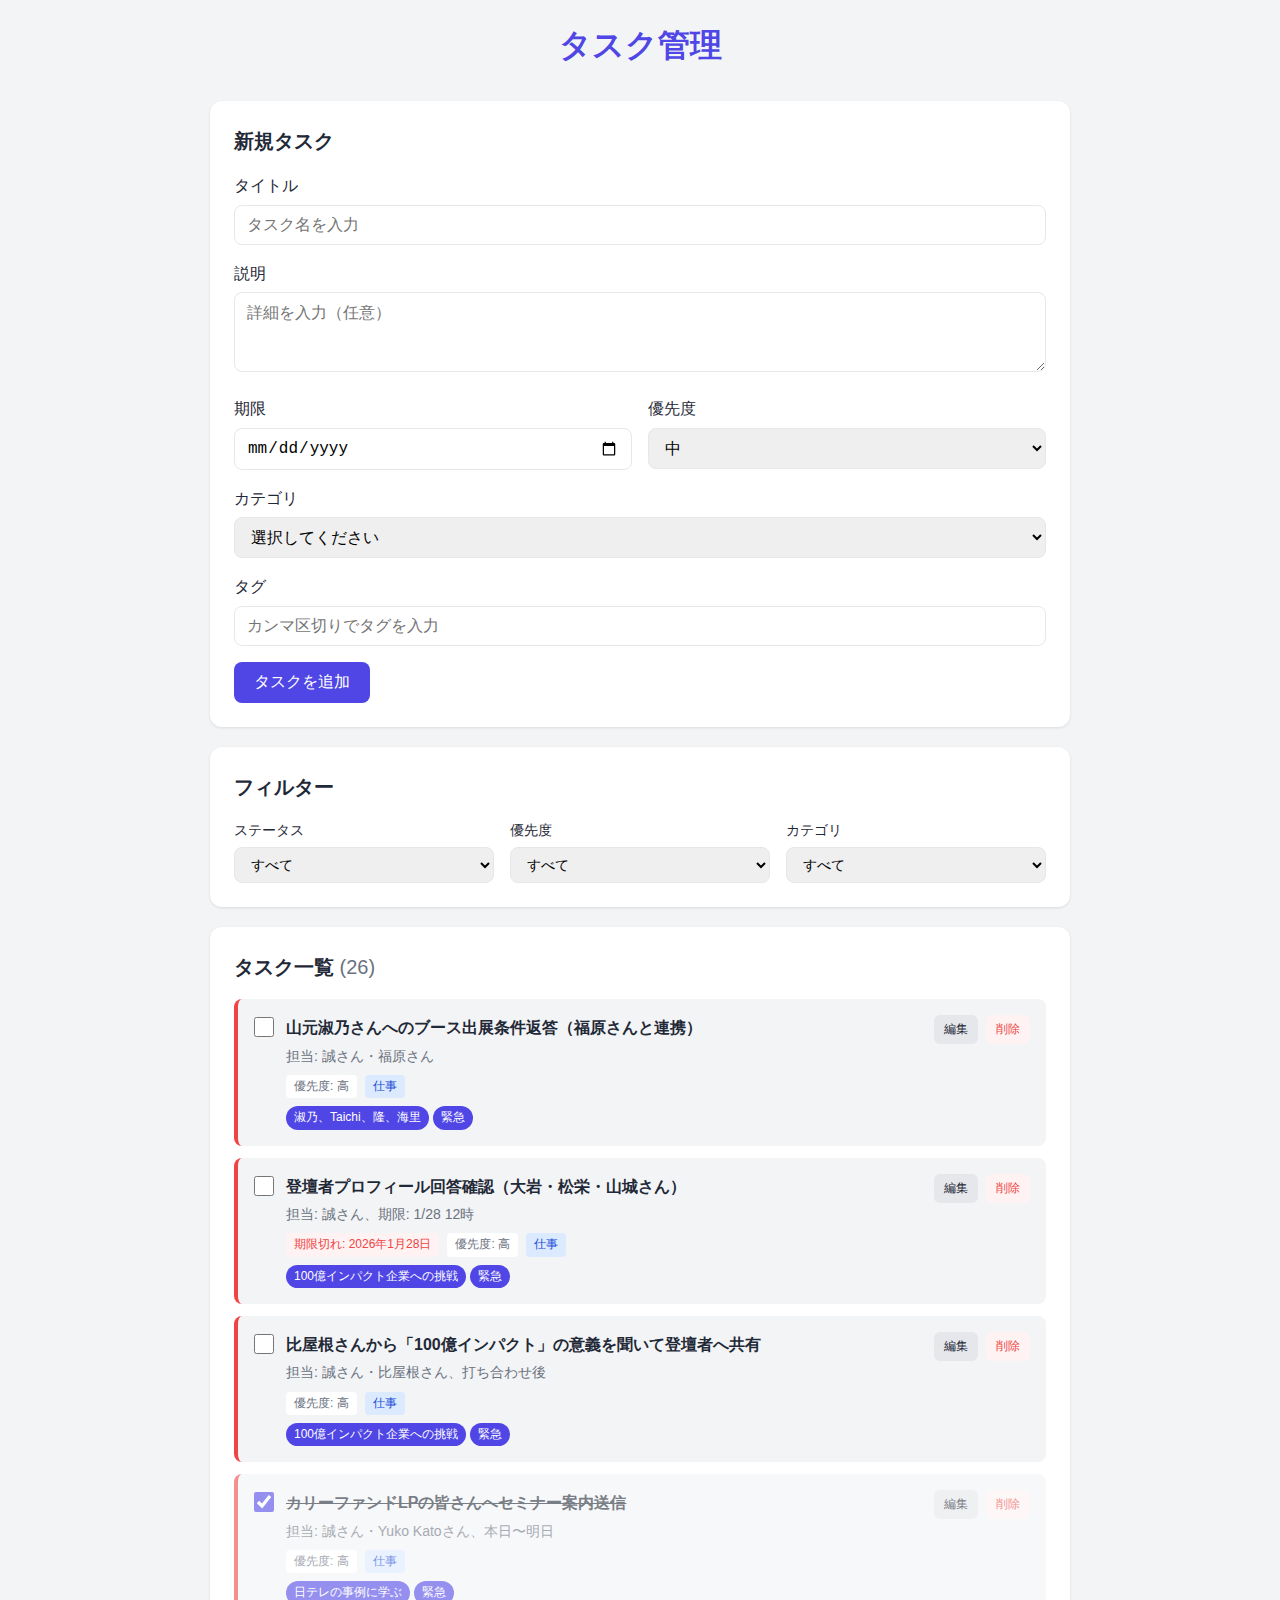
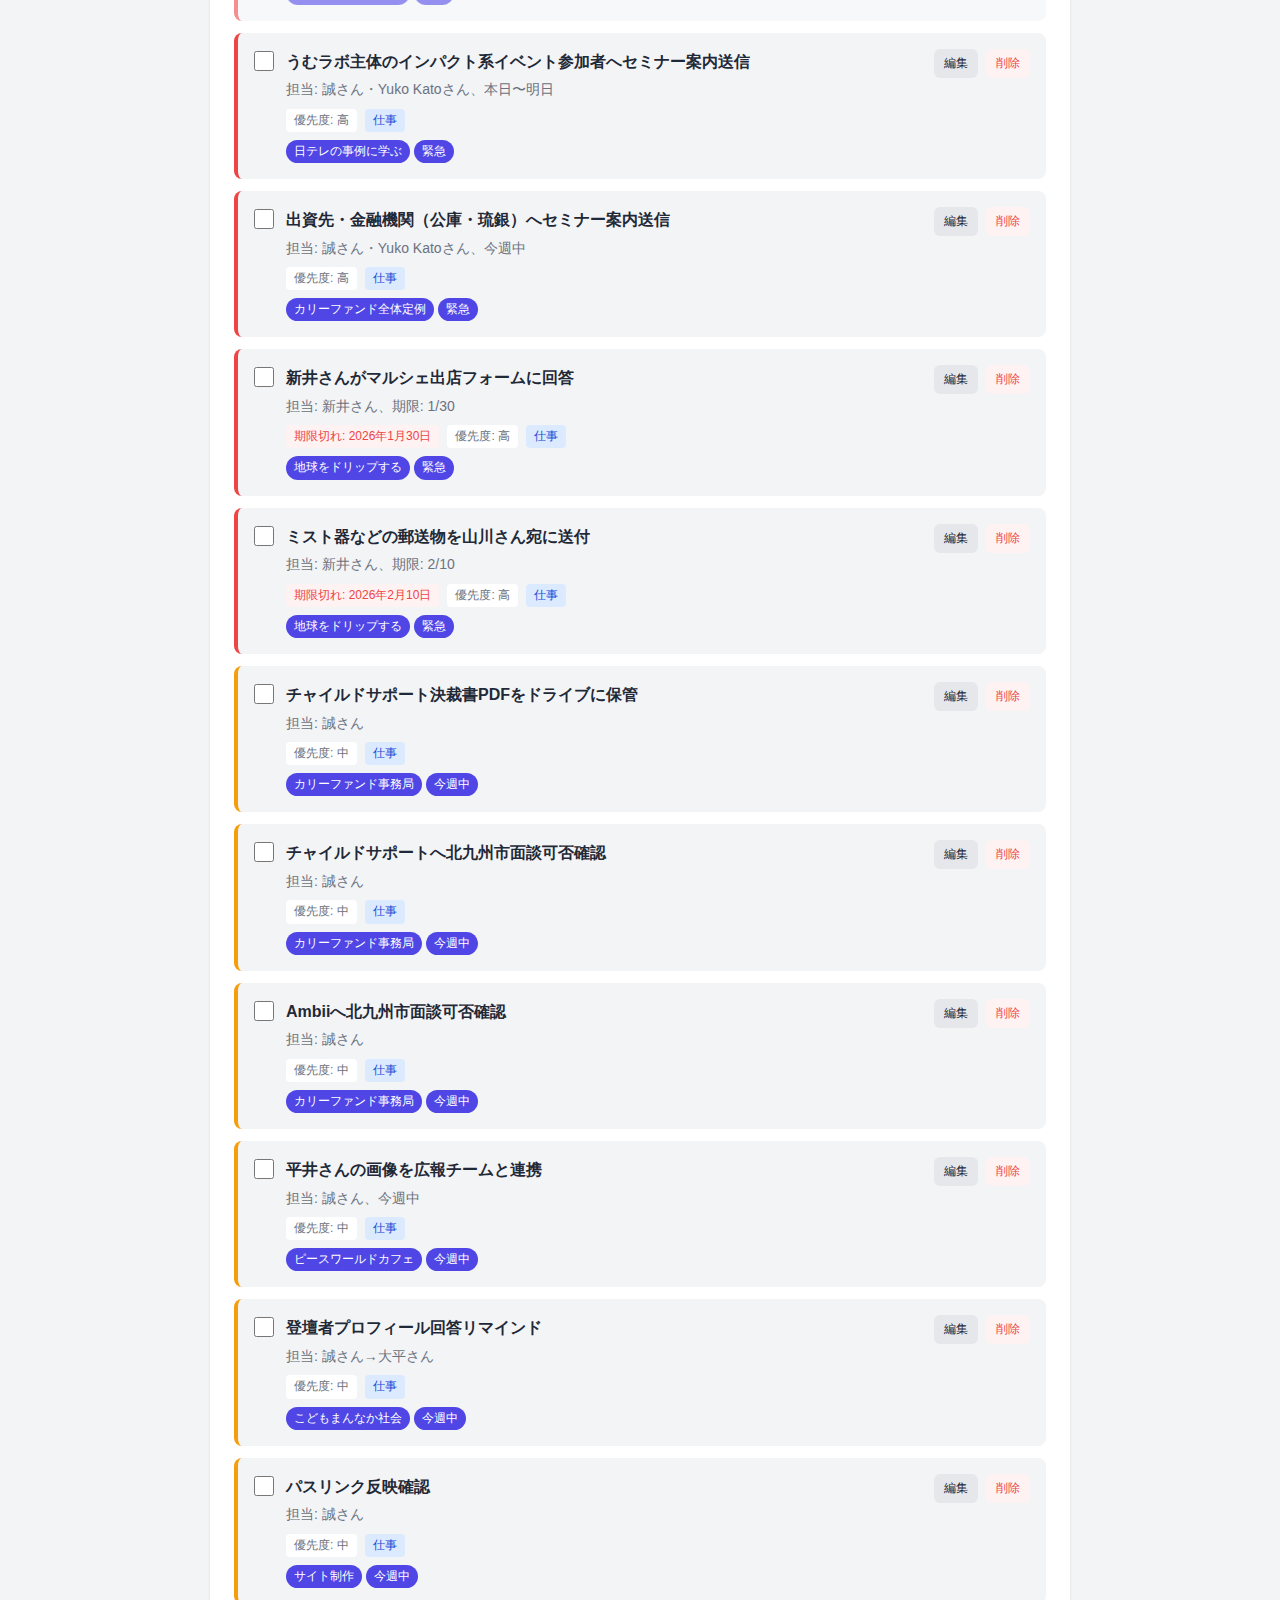
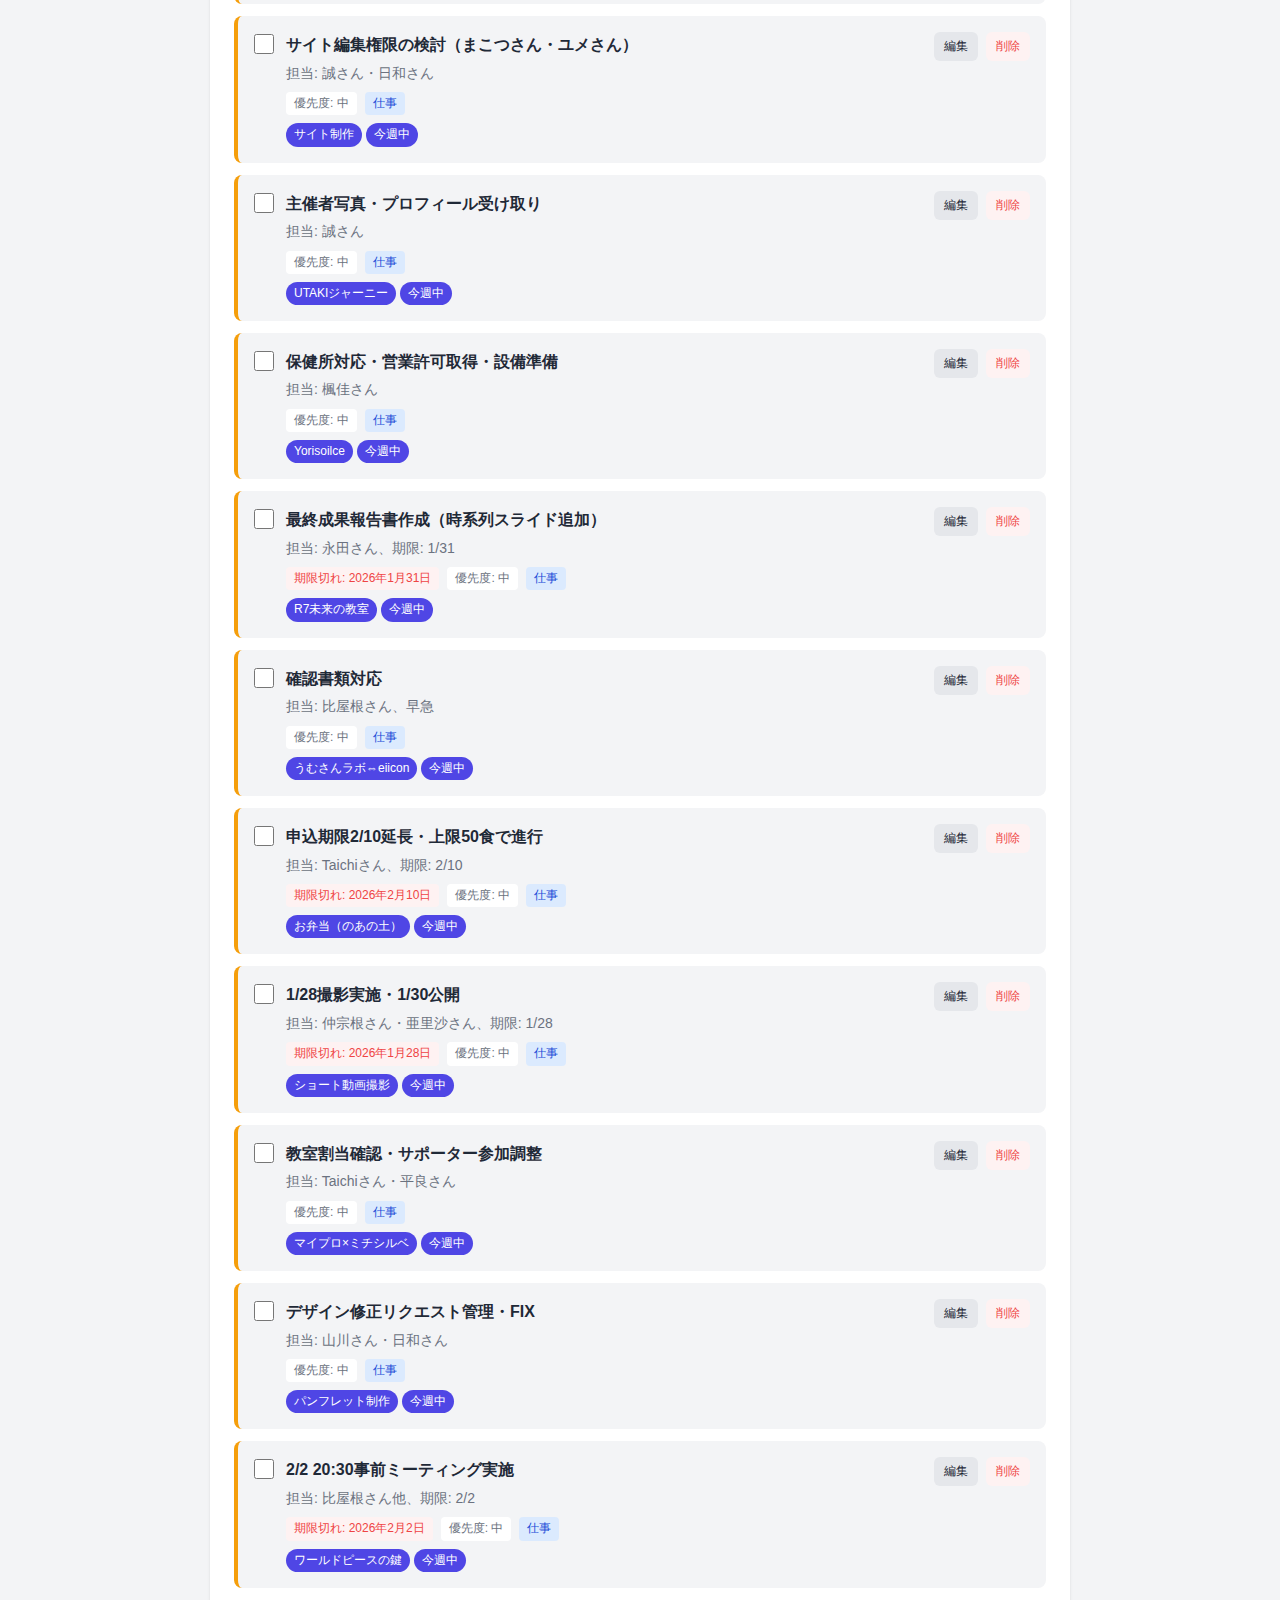
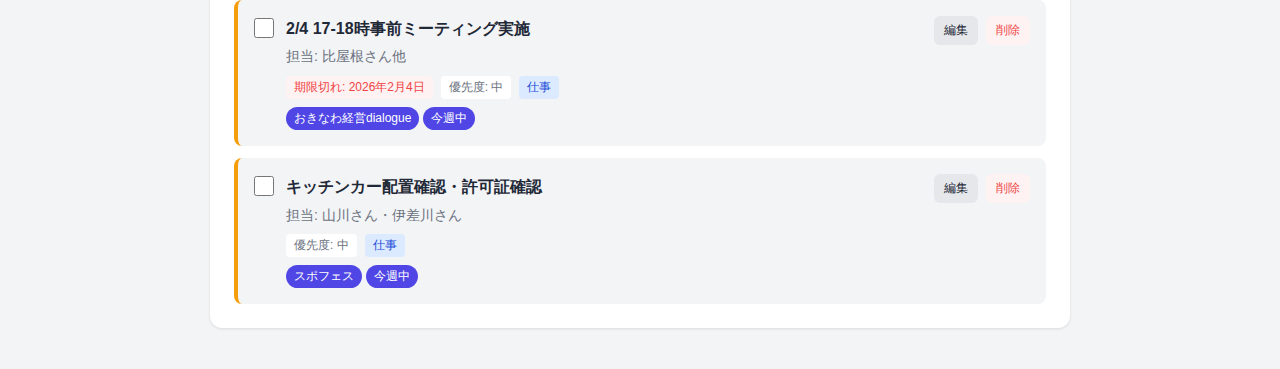
<file: index.html>
<!DOCTYPE html>
<html lang="ja">
<head>
    <meta charset="UTF-8">
    <meta name="viewport" content="width=device-width, initial-scale=1.0">
    <title>タスク管理アプリ</title>
    <link rel="stylesheet" href="style.css">
</head>
<body>
    <div class="container">
        <header>
            <h1>タスク管理</h1>
        </header>

        <main>
            <!-- タスク追加フォーム -->
            <section class="task-form-section">
                <h2>新規タスク</h2>
                <form id="task-form">
                    <div class="form-group">
                        <label for="task-title">タイトル</label>
                        <input type="text" id="task-title" required placeholder="タスク名を入力">
                    </div>

                    <div class="form-group">
                        <label for="task-description">説明</label>
                        <textarea id="task-description" placeholder="詳細を入力（任意）"></textarea>
                    </div>

                    <div class="form-row">
                        <div class="form-group">
                            <label for="task-due-date">期限</label>
                            <input type="date" id="task-due-date">
                        </div>

                        <div class="form-group">
                            <label for="task-priority">優先度</label>
                            <select id="task-priority">
                                <option value="low">低</option>
                                <option value="medium" selected>中</option>
                                <option value="high">高</option>
                            </select>
                        </div>
                    </div>

                    <div class="form-group">
                        <label for="task-category">カテゴリ</label>
                        <select id="task-category">
                            <option value="">選択してください</option>
                            <option value="work">仕事</option>
                            <option value="personal">プライベート</option>
                            <option value="study">勉強</option>
                            <option value="health">健康</option>
                            <option value="other">その他</option>
                        </select>
                    </div>

                    <div class="form-group">
                        <label for="task-tags">タグ</label>
                        <input type="text" id="task-tags" placeholder="カンマ区切りでタグを入力">
                    </div>

                    <button type="submit" class="btn btn-primary">タスクを追加</button>
                </form>
            </section>

            <!-- フィルター -->
            <section class="filter-section">
                <h2>フィルター</h2>
                <div class="filters">
                    <div class="filter-group">
                        <label for="filter-status">ステータス</label>
                        <select id="filter-status">
                            <option value="all">すべて</option>
                            <option value="pending">未完了</option>
                            <option value="completed">完了</option>
                        </select>
                    </div>

                    <div class="filter-group">
                        <label for="filter-priority">優先度</label>
                        <select id="filter-priority">
                            <option value="all">すべて</option>
                            <option value="high">高</option>
                            <option value="medium">中</option>
                            <option value="low">低</option>
                        </select>
                    </div>

                    <div class="filter-group">
                        <label for="filter-category">カテゴリ</label>
                        <select id="filter-category">
                            <option value="all">すべて</option>
                            <option value="work">仕事</option>
                            <option value="personal">プライベート</option>
                            <option value="study">勉強</option>
                            <option value="health">健康</option>
                            <option value="other">その他</option>
                        </select>
                    </div>
                </div>
            </section>

            <!-- タスク一覧 -->
            <section class="task-list-section">
                <h2>タスク一覧 <span id="task-count">(0)</span></h2>
                <div id="task-list" class="task-list">
                    <!-- タスクがここに表示される -->
                </div>
            </section>
        </main>
    </div>

    <!-- 編集モーダル -->
    <div id="edit-modal" class="modal">
        <div class="modal-content">
            <span class="close-btn">&times;</span>
            <h2>タスクを編集</h2>
            <form id="edit-form">
                <input type="hidden" id="edit-task-id">

                <div class="form-group">
                    <label for="edit-title">タイトル</label>
                    <input type="text" id="edit-title" required>
                </div>

                <div class="form-group">
                    <label for="edit-description">説明</label>
                    <textarea id="edit-description"></textarea>
                </div>

                <div class="form-row">
                    <div class="form-group">
                        <label for="edit-due-date">期限</label>
                        <input type="date" id="edit-due-date">
                    </div>

                    <div class="form-group">
                        <label for="edit-priority">優先度</label>
                        <select id="edit-priority">
                            <option value="low">低</option>
                            <option value="medium">中</option>
                            <option value="high">高</option>
                        </select>
                    </div>
                </div>

                <div class="form-group">
                    <label for="edit-category">カテゴリ</label>
                    <select id="edit-category">
                        <option value="">選択してください</option>
                        <option value="work">仕事</option>
                        <option value="personal">プライベート</option>
                        <option value="study">勉強</option>
                        <option value="health">健康</option>
                        <option value="other">その他</option>
                    </select>
                </div>

                <div class="form-group">
                    <label for="edit-tags">タグ</label>
                    <input type="text" id="edit-tags">
                </div>

                <button type="submit" class="btn btn-primary">更新</button>
            </form>
        </div>
    </div>

    <!-- 喜ぶ猫 -->
    <div id="celebration-cat" class="celebration-cat">
        <div class="cat">
            <div class="cat-body">
                <div class="cat-head">
                    <div class="cat-ears">
                        <div class="ear left"></div>
                        <div class="ear right"></div>
                    </div>
                    <div class="cat-face">
                        <div class="cat-eyes">
                            <div class="eye left">^</div>
                            <div class="eye right">^</div>
                        </div>
                        <div class="cat-mouth">ω</div>
                    </div>
                </div>
                <div class="cat-arms">
                    <div class="arm left">\</div>
                    <div class="arm right">/</div>
                </div>
            </div>
        </div>
        <div class="celebration-text" id="celebration-text">やったにゃ！</div>
        <div class="confetti-container" id="confetti"></div>
        <button id="play-basketball-btn" class="play-game-btn play-basketball-btn">バスケで遊ぶにゃ！</button>
        <button id="play-baseball-btn" class="play-game-btn play-baseball-btn">バッティングで遊ぶにゃ！</button>
        <button id="play-neon-game-btn" class="play-game-btn play-neon-btn">ネオンバウンスで遊ぶにゃ！</button>
        <button id="play-game-btn" class="play-game-btn">インベーダーで遊ぶにゃ！</button>
    </div>

    <!-- インベーダーゲーム -->
    <div id="game-container" class="game-container">
        <div class="game-header">
            <span>スコア: <span id="game-score">0</span></span>
            <span>ライフ: <span id="game-lives">3</span></span>
            <button id="game-close-btn" class="game-close-btn">×</button>
        </div>
        <canvas id="game-canvas" width="400" height="500"></canvas>
        <div id="game-over-screen" class="game-over-screen">
            <h2 id="game-over-text">ゲームオーバー</h2>
            <p>スコア: <span id="final-score">0</span></p>
            <button id="game-restart-btn" class="game-restart-btn">もう一度遊ぶ</button>
        </div>
        <div class="game-controls">
            <p>← → で移動、スペースで発射</p>
        </div>
    </div>

    <!-- ネオンバウンスゲーム -->
    <div id="neon-game-container" class="game-container neon-game">
        <div class="game-header neon-header">
            <span>スコア: <span id="neon-score">0</span></span>
            <span>コンボ: <span id="neon-combo">0</span></span>
            <span>残り: <span id="neon-time">2:00</span></span>
            <button id="neon-close-btn" class="game-close-btn">×</button>
        </div>
        <canvas id="neon-canvas" width="500" height="400"></canvas>
        <div id="neon-game-over-screen" class="game-over-screen neon-over">
            <h2 id="neon-game-over-text">タイムアップ！</h2>
            <p id="neon-final-score">スコア: 0</p>
            <button id="neon-restart-btn" class="game-restart-btn neon-restart">もう一度遊ぶ</button>
        </div>
        <div class="game-controls">
            <p>スペース / クリック / タップ で重力反転</p>
        </div>
    </div>

    <!-- バッティングゲーム -->
    <div id="baseball-game-container" class="game-container baseball-game">
        <div class="game-header baseball-header">
            <span>得点: <span id="baseball-score">0</span></span>
            <span><span id="baseball-inning">1</span>回</span>
            <span><span id="baseball-out">0</span>アウト</span>
            <button id="baseball-close-btn" class="game-close-btn">×</button>
        </div>
        <canvas id="baseball-canvas" width="500" height="400"></canvas>
        <div id="baseball-game-over-screen" class="game-over-screen baseball-over">
            <h2>試合終了！</h2>
            <p id="baseball-final-score">0 点</p>
            <button id="baseball-restart-btn" class="game-restart-btn baseball-restart">もう一度遊ぶ</button>
        </div>
    </div>

    <!-- バスケットボールゲーム -->
    <div id="basketball-game-container" class="game-container basketball-game">
        <div class="game-header basketball-header">
            <span>得点: <span id="basketball-game-score">0</span></span>
            <span>残り: <span id="basketball-shots">10</span>本</span>
            <button id="basketball-close-btn" class="game-close-btn">×</button>
        </div>
        <canvas id="basketball-canvas" width="500" height="450"></canvas>
        <div id="basketball-game-over-screen" class="game-over-screen basketball-over">
            <h2>ゲーム終了！</h2>
            <p id="basketball-final-score">0 点</p>
            <button id="basketball-restart-btn" class="game-restart-btn basketball-restart">もう一度遊ぶ</button>
        </div>
    </div>

    <script src="app.js"></script>
    <script src="game.js"></script>
    <script src="neon-game.js"></script>
    <script src="baseball-game.js"></script>
    <script src="basketball-game.js"></script>
</body>
</html>
</file>
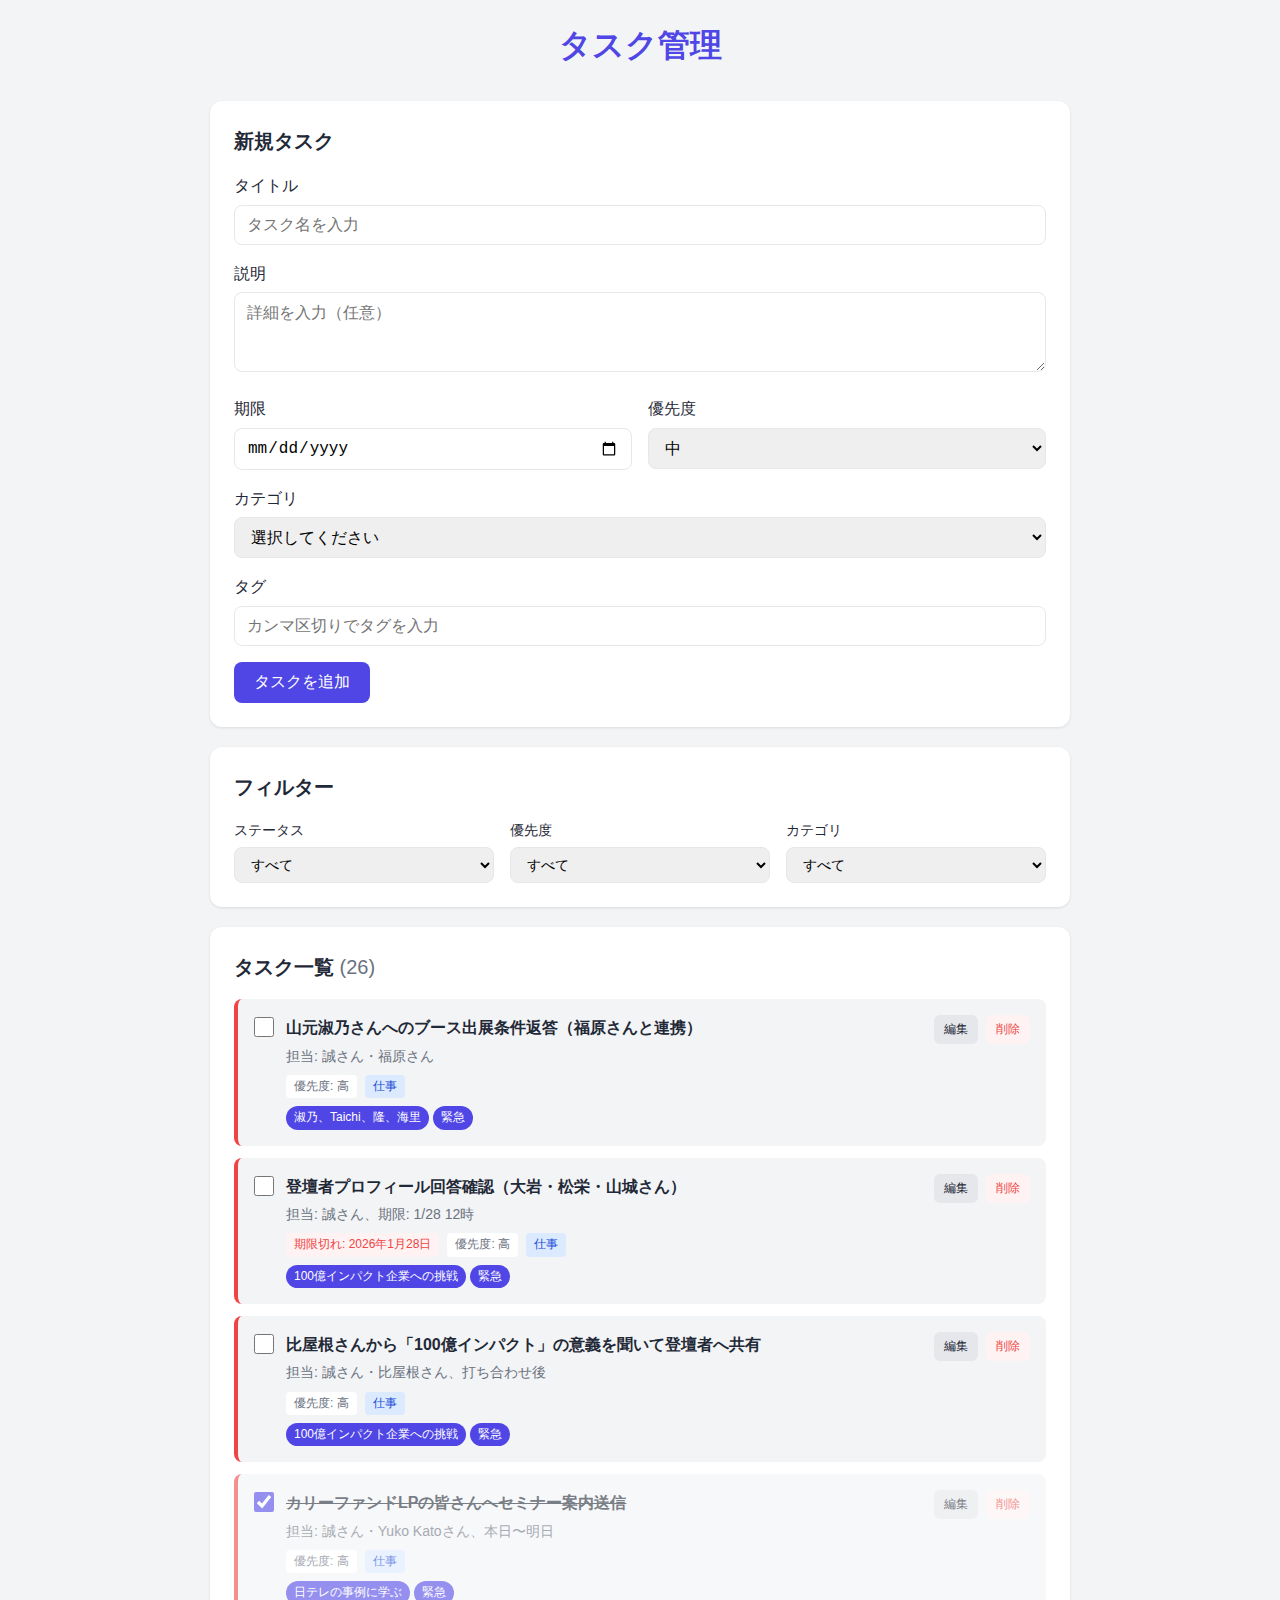
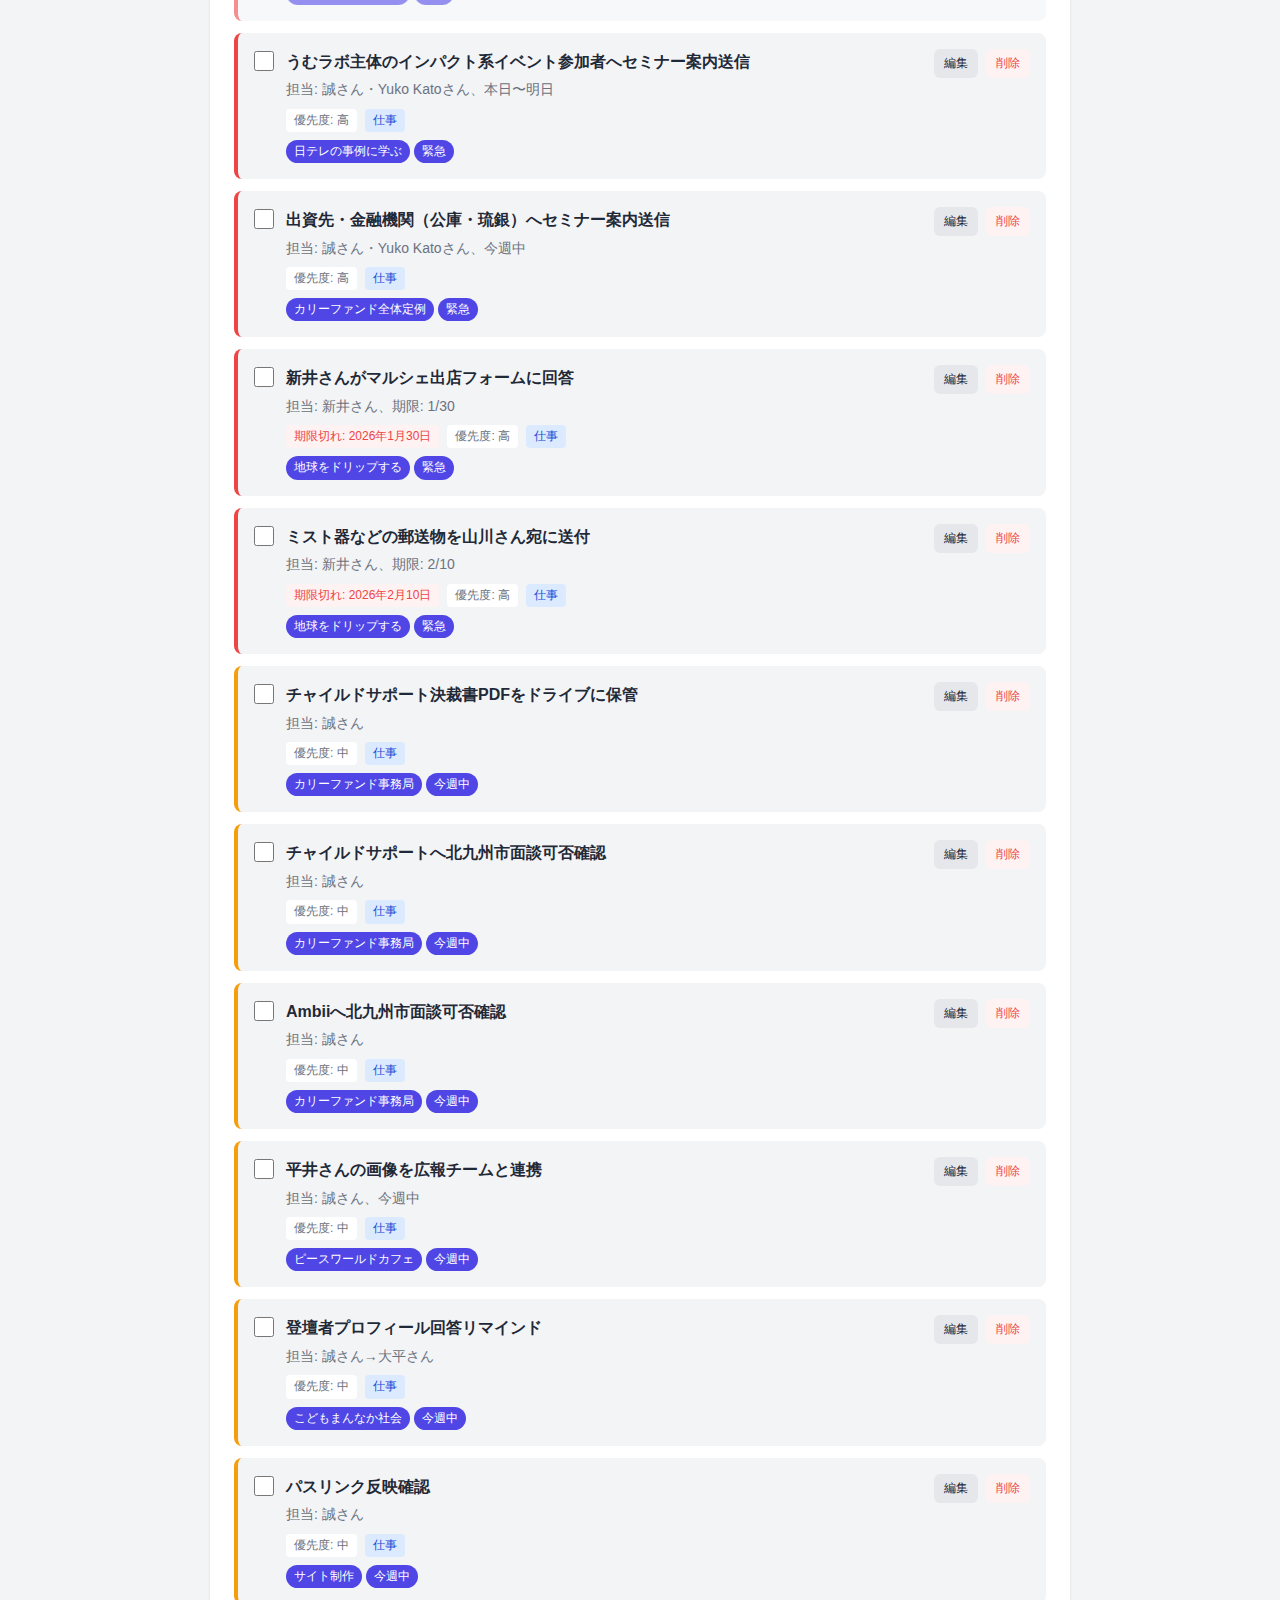
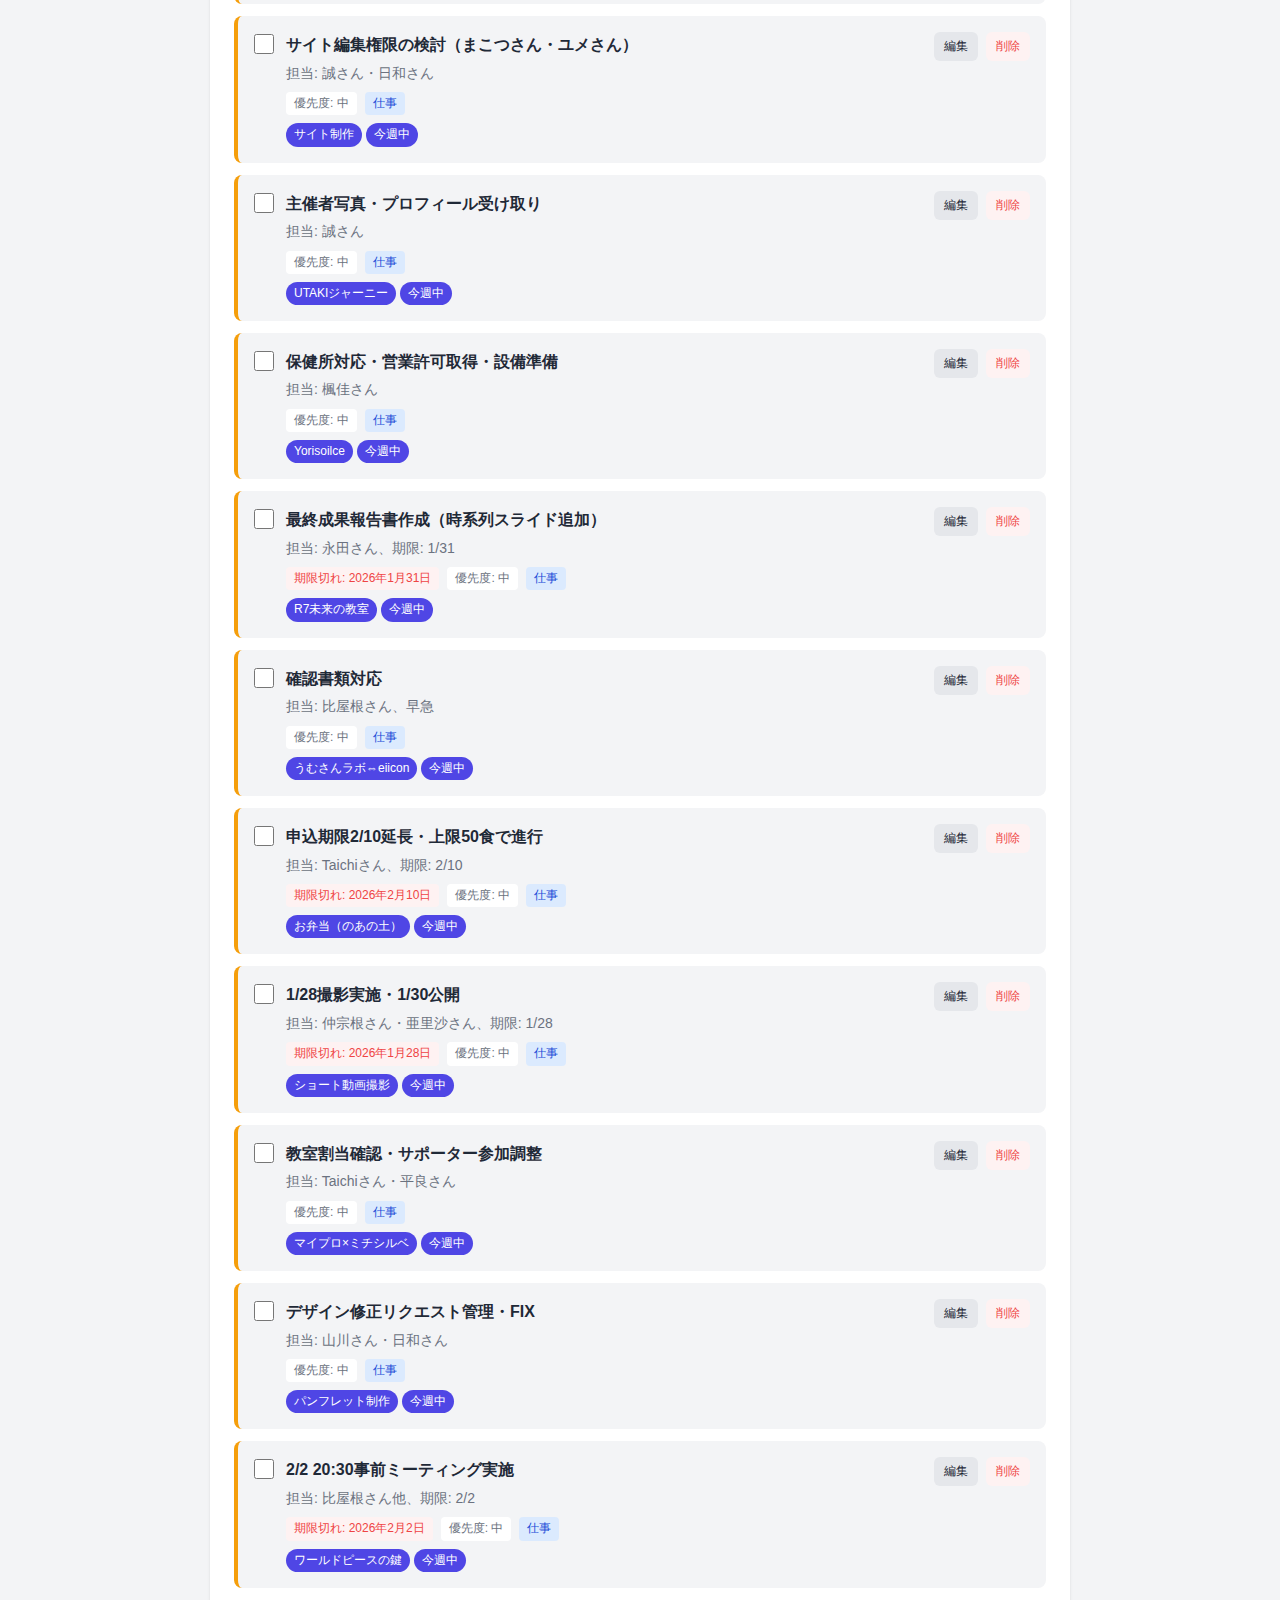
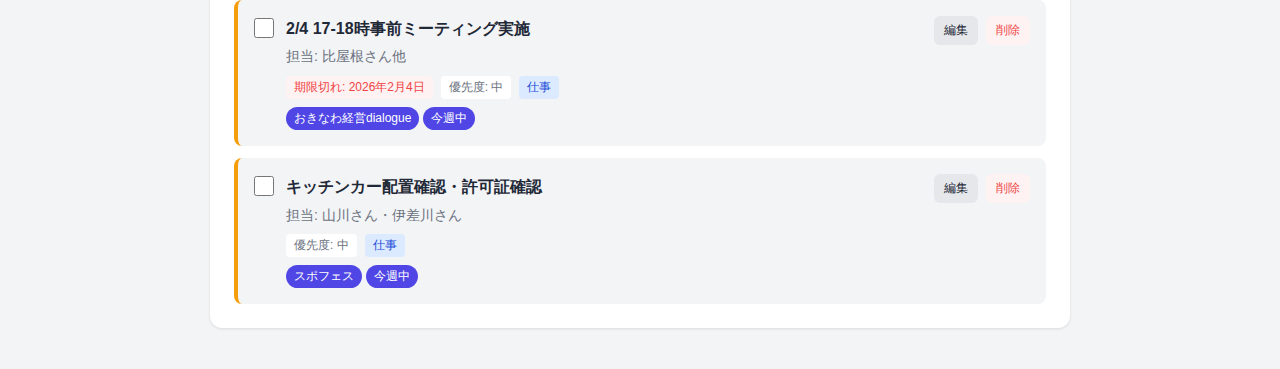
<file: clear.html>
<!DOCTYPE html>
<html>
<head>
    <meta charset="UTF-8">
    <title>ローカルストレージをクリア</title>
</head>
<body>
    <script>
        localStorage.clear();
        alert('ローカルストレージをクリアしました！');
        window.location.href = 'index.html';
    </script>
</body>
</html>
</file>
<file: style.css>
* {
    margin: 0;
    padding: 0;
    box-sizing: border-box;
}

:root {
    --primary-color: #4f46e5;
    --primary-hover: #4338ca;
    --danger-color: #ef4444;
    --danger-hover: #dc2626;
    --success-color: #22c55e;
    --warning-color: #f59e0b;
    --bg-color: #f3f4f6;
    --card-bg: #ffffff;
    --text-color: #1f2937;
    --text-muted: #6b7280;
    --border-color: #e5e7eb;
    --shadow: 0 1px 3px rgba(0, 0, 0, 0.1);
    --shadow-lg: 0 10px 15px rgba(0, 0, 0, 0.1);
}

body {
    font-family: -apple-system, BlinkMacSystemFont, 'Segoe UI', Roboto, 'Helvetica Neue', Arial, sans-serif;
    background-color: var(--bg-color);
    color: var(--text-color);
    line-height: 1.6;
}

.container {
    max-width: 900px;
    margin: 0 auto;
    padding: 20px;
}

header {
    text-align: center;
    margin-bottom: 30px;
}

header h1 {
    font-size: 2rem;
    color: var(--primary-color);
}

/* フォームセクション */
.task-form-section,
.filter-section,
.task-list-section {
    background: var(--card-bg);
    border-radius: 12px;
    padding: 24px;
    margin-bottom: 20px;
    box-shadow: var(--shadow);
}

h2 {
    font-size: 1.25rem;
    margin-bottom: 16px;
    color: var(--text-color);
}

.form-group {
    margin-bottom: 16px;
}

.form-group label {
    display: block;
    margin-bottom: 6px;
    font-weight: 500;
    color: var(--text-color);
}

.form-group input,
.form-group textarea,
.form-group select {
    width: 100%;
    padding: 10px 12px;
    border: 1px solid var(--border-color);
    border-radius: 8px;
    font-size: 1rem;
    transition: border-color 0.2s, box-shadow 0.2s;
}

.form-group input:focus,
.form-group textarea:focus,
.form-group select:focus {
    outline: none;
    border-color: var(--primary-color);
    box-shadow: 0 0 0 3px rgba(79, 70, 229, 0.1);
}

.form-group textarea {
    min-height: 80px;
    resize: vertical;
}

.form-row {
    display: grid;
    grid-template-columns: 1fr 1fr;
    gap: 16px;
}

@media (max-width: 600px) {
    .form-row {
        grid-template-columns: 1fr;
    }
}

/* ボタン */
.btn {
    display: inline-block;
    padding: 10px 20px;
    border: none;
    border-radius: 8px;
    font-size: 1rem;
    font-weight: 500;
    cursor: pointer;
    transition: background-color 0.2s, transform 0.1s;
}

.btn:active {
    transform: scale(0.98);
}

.btn-primary {
    background-color: var(--primary-color);
    color: white;
}

.btn-primary:hover {
    background-color: var(--primary-hover);
}

.btn-danger {
    background-color: var(--danger-color);
    color: white;
}

.btn-danger:hover {
    background-color: var(--danger-hover);
}

.btn-small {
    padding: 6px 12px;
    font-size: 0.875rem;
}

/* フィルター */
.filters {
    display: grid;
    grid-template-columns: repeat(3, 1fr);
    gap: 16px;
}

@media (max-width: 600px) {
    .filters {
        grid-template-columns: 1fr;
    }
}

.filter-group label {
    display: block;
    margin-bottom: 6px;
    font-weight: 500;
    font-size: 0.875rem;
}

.filter-group select {
    width: 100%;
    padding: 8px 12px;
    border: 1px solid var(--border-color);
    border-radius: 8px;
    font-size: 0.875rem;
}

/* タスク一覧 */
.task-list {
    display: flex;
    flex-direction: column;
    gap: 12px;
}

.task-item {
    display: flex;
    align-items: flex-start;
    gap: 12px;
    padding: 16px;
    background: var(--bg-color);
    border-radius: 8px;
    border-left: 4px solid var(--border-color);
    transition: box-shadow 0.2s;
}

.task-item:hover {
    box-shadow: var(--shadow);
}

.task-item.priority-high {
    border-left-color: var(--danger-color);
}

.task-item.priority-medium {
    border-left-color: var(--warning-color);
}

.task-item.priority-low {
    border-left-color: var(--success-color);
}

.task-item.completed {
    opacity: 0.6;
}

.task-item.completed .task-title {
    text-decoration: line-through;
}

.task-checkbox {
    flex-shrink: 0;
    width: 20px;
    height: 20px;
    margin-top: 2px;
    cursor: pointer;
    accent-color: var(--primary-color);
}

.task-content {
    flex: 1;
    min-width: 0;
}

.task-title {
    font-weight: 600;
    margin-bottom: 4px;
    word-break: break-word;
}

.task-description {
    font-size: 0.875rem;
    color: var(--text-muted);
    margin-bottom: 8px;
    word-break: break-word;
}

.task-meta {
    display: flex;
    flex-wrap: wrap;
    gap: 8px;
    font-size: 0.75rem;
}

.task-meta-item {
    display: inline-flex;
    align-items: center;
    padding: 2px 8px;
    background: var(--card-bg);
    border-radius: 4px;
    color: var(--text-muted);
}

.task-meta-item.overdue {
    background: #fef2f2;
    color: var(--danger-color);
}

.task-tags {
    display: flex;
    flex-wrap: wrap;
    gap: 4px;
    margin-top: 8px;
}

.tag {
    display: inline-block;
    padding: 2px 8px;
    background: var(--primary-color);
    color: white;
    border-radius: 12px;
    font-size: 0.75rem;
}

.task-actions {
    display: flex;
    gap: 8px;
    flex-shrink: 0;
}

.task-actions button {
    padding: 6px 10px;
    border: none;
    border-radius: 6px;
    cursor: pointer;
    font-size: 0.75rem;
    transition: background-color 0.2s;
}

.btn-edit {
    background: var(--border-color);
    color: var(--text-color);
}

.btn-edit:hover {
    background: #d1d5db;
}

.btn-delete {
    background: #fef2f2;
    color: var(--danger-color);
}

.btn-delete:hover {
    background: #fee2e2;
}

/* 空の状態 */
.empty-state {
    text-align: center;
    padding: 40px;
    color: var(--text-muted);
}

/* モーダル */
.modal {
    display: none;
    position: fixed;
    top: 0;
    left: 0;
    width: 100%;
    height: 100%;
    background: rgba(0, 0, 0, 0.5);
    z-index: 1000;
    align-items: center;
    justify-content: center;
}

.modal.active {
    display: flex;
}

.modal-content {
    background: var(--card-bg);
    padding: 24px;
    border-radius: 12px;
    width: 90%;
    max-width: 500px;
    max-height: 90vh;
    overflow-y: auto;
    position: relative;
    box-shadow: var(--shadow-lg);
}

.close-btn {
    position: absolute;
    top: 16px;
    right: 16px;
    font-size: 1.5rem;
    cursor: pointer;
    color: var(--text-muted);
    line-height: 1;
}

.close-btn:hover {
    color: var(--text-color);
}

/* カテゴリバッジ */
.category-badge {
    display: inline-block;
    padding: 2px 8px;
    border-radius: 4px;
    font-size: 0.75rem;
    font-weight: 500;
}

.category-work {
    background: #dbeafe;
    color: #1d4ed8;
}

.category-personal {
    background: #fce7f3;
    color: #be185d;
}

.category-study {
    background: #d1fae5;
    color: #047857;
}

.category-health {
    background: #fed7aa;
    color: #c2410c;
}

.category-other {
    background: #e5e7eb;
    color: #4b5563;
}

#task-count {
    font-weight: normal;
    color: var(--text-muted);
}

/* 喜ぶ猫のアニメーション */
.celebration-cat {
    display: none;
    position: fixed;
    top: 0;
    left: 0;
    width: 100%;
    height: 100%;
    justify-content: center;
    align-items: center;
    z-index: 2000;
    pointer-events: none;
    flex-direction: column;
}

.celebration-cat.active {
    display: flex;
    animation: fadeIn 0.3s ease;
}

.cat {
    font-size: 1.5rem;
    animation: catJump 0.5s ease infinite;
}

.cat-body {
    display: flex;
    flex-direction: column;
    align-items: center;
}

.cat-head {
    position: relative;
    background: #ffd43b;
    width: 120px;
    height: 100px;
    border-radius: 50% 50% 45% 45%;
    display: flex;
    flex-direction: column;
    align-items: center;
    justify-content: center;
    box-shadow: 0 8px 32px rgba(0, 0, 0, 0.2);
}

.cat-ears {
    position: absolute;
    top: -20px;
    width: 100%;
    display: flex;
    justify-content: space-between;
    padding: 0 10px;
}

.ear {
    width: 0;
    height: 0;
    border-left: 20px solid transparent;
    border-right: 20px solid transparent;
    border-bottom: 35px solid #ffd43b;
}

.ear.left {
    transform: rotate(-15deg);
}

.ear.right {
    transform: rotate(15deg);
}

.cat-face {
    display: flex;
    flex-direction: column;
    align-items: center;
    margin-top: 10px;
}

.cat-eyes {
    display: flex;
    gap: 30px;
    font-size: 2rem;
    font-weight: bold;
    color: #333;
    animation: eyeSparkle 0.3s ease infinite;
}

.cat-mouth {
    font-size: 1.8rem;
    color: #ff6b9d;
    margin-top: -5px;
}

.cat-arms {
    display: flex;
    gap: 60px;
    font-size: 2.5rem;
    font-weight: bold;
    color: #ffd43b;
    text-shadow: 2px 2px 4px rgba(0, 0, 0, 0.2);
    animation: armWave 0.3s ease infinite alternate;
}

.celebration-text {
    margin-top: 20px;
    font-size: 2.5rem;
    font-weight: bold;
    color: #ff6b6b;
    text-shadow: 3px 3px 0 #fff, -1px -1px 0 #fff, 1px -1px 0 #fff, -1px 1px 0 #fff;
    animation: textBounce 0.4s ease infinite alternate;
}

.confetti-container {
    position: fixed;
    top: 0;
    left: 0;
    width: 100%;
    height: 100%;
    pointer-events: none;
    overflow: hidden;
}

.confetti {
    position: absolute;
    width: 12px;
    height: 12px;
    top: -20px;
    animation: confettiFall 2s ease-out forwards;
}

@keyframes fadeIn {
    from { opacity: 0; }
    to { opacity: 1; }
}

@keyframes catJump {
    0%, 100% { transform: translateY(0) scale(1); }
    50% { transform: translateY(-30px) scale(1.1); }
}

@keyframes eyeSparkle {
    0%, 100% { transform: scale(1); }
    50% { transform: scale(1.2); }
}

@keyframes armWave {
    0% { transform: rotate(-15deg); }
    100% { transform: rotate(15deg); }
}

@keyframes textBounce {
    0% { transform: scale(1) rotate(-3deg); }
    100% { transform: scale(1.15) rotate(3deg); }
}

@keyframes confettiFall {
    0% {
        transform: translateY(0) rotate(0deg);
        opacity: 1;
    }
    100% {
        transform: translateY(100vh) rotate(720deg);
        opacity: 0;
    }
}

/* 優先度：高 - 激しく踊る */
.celebration-cat.intensity-high .cat {
    animation: catJumpHigh 0.2s ease infinite;
}

.celebration-cat.intensity-high .cat-eyes {
    animation: eyeSparkleHigh 0.1s ease infinite;
}

.celebration-cat.intensity-high .cat-arms {
    animation: armWaveHigh 0.1s ease infinite alternate;
}

.celebration-cat.intensity-high .celebration-text {
    animation: textBounceHigh 0.15s ease infinite alternate;
    font-size: 3.5rem;
    color: #ff0000;
}

.celebration-cat.intensity-high .cat-head {
    animation: headShake 0.1s ease infinite;
}

@keyframes catJumpHigh {
    0%, 100% { transform: translateY(0) scale(1) rotate(-5deg); }
    25% { transform: translateY(-50px) scale(1.2) rotate(5deg); }
    50% { transform: translateY(-10px) scale(0.9) rotate(-5deg); }
    75% { transform: translateY(-60px) scale(1.3) rotate(5deg); }
}

@keyframes eyeSparkleHigh {
    0%, 100% { transform: scale(1); }
    50% { transform: scale(1.5); }
}

@keyframes armWaveHigh {
    0% { transform: rotate(-45deg) scale(1.2); }
    100% { transform: rotate(45deg) scale(1.2); }
}

@keyframes textBounceHigh {
    0% { transform: scale(1) rotate(-10deg); }
    100% { transform: scale(1.4) rotate(10deg); }
}

@keyframes headShake {
    0%, 100% { transform: rotate(-10deg); }
    50% { transform: rotate(10deg); }
}

/* 優先度：中 - 普通に喜ぶ（デフォルト） */
.celebration-cat.intensity-medium .cat {
    animation: catJump 0.5s ease infinite;
}

.celebration-cat.intensity-medium .celebration-text {
    font-size: 2.5rem;
    color: #ff6b6b;
}

/* 優先度：低 - 控えめに喜ぶ */
.celebration-cat.intensity-low .cat {
    animation: catJumpLow 1s ease infinite;
}

.celebration-cat.intensity-low .cat-eyes {
    animation: none;
}

.celebration-cat.intensity-low .cat-arms {
    animation: armWaveLow 1s ease infinite alternate;
}

.celebration-cat.intensity-low .celebration-text {
    animation: textBounceLow 1s ease infinite alternate;
    font-size: 1.5rem;
    color: #888;
}

.celebration-cat.intensity-low .cat-head {
    opacity: 0.7;
}

@keyframes catJumpLow {
    0%, 100% { transform: translateY(0) scale(1); }
    50% { transform: translateY(-10px) scale(1.02); }
}

@keyframes armWaveLow {
    0% { transform: rotate(-5deg); }
    100% { transform: rotate(5deg); }
}

@keyframes textBounceLow {
    0% { transform: scale(1); }
    100% { transform: scale(1.05); }
}

/* ゲームで遊ぶボタン */
.play-game-btn {
    display: none;
    margin-top: 20px;
    padding: 15px 30px;
    font-size: 1.2rem;
    font-weight: bold;
    color: white;
    background: linear-gradient(135deg, #667eea 0%, #764ba2 100%);
    border: none;
    border-radius: 50px;
    cursor: pointer;
    pointer-events: auto;
    animation: buttonPulse 0.5s ease infinite alternate;
    box-shadow: 0 4px 15px rgba(102, 126, 234, 0.4);
    transition: transform 0.2s;
}

.play-game-btn:hover {
    transform: scale(1.1);
}

.play-game-btn.visible {
    display: block;
}

@keyframes buttonPulse {
    0% { transform: scale(1); }
    100% { transform: scale(1.05); }
}

/* インベーダーゲーム */
.game-container {
    display: none;
    position: fixed;
    top: 50%;
    left: 50%;
    transform: translate(-50%, -50%);
    background: #000;
    border-radius: 16px;
    padding: 20px;
    z-index: 3000;
    box-shadow: 0 20px 60px rgba(0, 0, 0, 0.5);
    border: 3px solid #333;
}

.game-container.active {
    display: block;
    animation: gameAppear 0.3s ease;
}

@keyframes gameAppear {
    from {
        opacity: 0;
        transform: translate(-50%, -50%) scale(0.8);
    }
    to {
        opacity: 1;
        transform: translate(-50%, -50%) scale(1);
    }
}

.game-header {
    display: flex;
    justify-content: space-between;
    align-items: center;
    padding: 10px 15px;
    background: #111;
    border-radius: 8px;
    margin-bottom: 10px;
    color: #0f0;
    font-family: 'Courier New', monospace;
    font-size: 1rem;
}

.game-close-btn {
    background: #ff4444;
    color: white;
    border: none;
    width: 30px;
    height: 30px;
    border-radius: 50%;
    font-size: 1.2rem;
    cursor: pointer;
    transition: background 0.2s;
}

.game-close-btn:hover {
    background: #ff0000;
}

#game-canvas {
    display: block;
    background: #000;
    border-radius: 8px;
}

.game-controls {
    text-align: center;
    color: #666;
    font-size: 0.8rem;
    margin-top: 10px;
}

.game-over-screen {
    display: none;
    position: absolute;
    top: 50%;
    left: 50%;
    transform: translate(-50%, -50%);
    text-align: center;
    color: white;
    background: rgba(0, 0, 0, 0.9);
    padding: 40px;
    border-radius: 16px;
    border: 2px solid #0f0;
}

.game-over-screen.active {
    display: block;
    animation: fadeIn 0.3s ease;
}

.game-over-screen h2 {
    color: #0f0;
    font-size: 2rem;
    margin-bottom: 10px;
}

.game-over-screen p {
    font-size: 1.2rem;
    margin-bottom: 20px;
}

.game-restart-btn {
    padding: 12px 30px;
    font-size: 1rem;
    font-weight: bold;
    color: #000;
    background: #0f0;
    border: none;
    border-radius: 8px;
    cursor: pointer;
    transition: background 0.2s, transform 0.2s;
}

.game-restart-btn:hover {
    background: #0c0;
    transform: scale(1.05);
}

/* ゲーム中の背景オーバーレイ */
.game-overlay {
    display: none;
    position: fixed;
    top: 0;
    left: 0;
    width: 100%;
    height: 100%;
    background: rgba(0, 0, 0, 0.7);
    z-index: 2500;
}

.game-overlay.active {
    display: block;
}

/* ネオンゲーム用ボタン */
.play-neon-btn {
    background: linear-gradient(135deg, #00ffff 0%, #ff00ff 100%);
    margin-top: 10px;
}

.play-neon-btn:hover {
    background: linear-gradient(135deg, #00cccc 0%, #cc00cc 100%);
}

/* ネオンゲーム専用スタイル */
.neon-game {
    background: linear-gradient(135deg, #0a0a1a 0%, #1a0a2a 100%);
    border: 3px solid #0ff;
    box-shadow: 0 0 30px rgba(0, 255, 255, 0.3), 0 20px 60px rgba(0, 0, 0, 0.5);
}

.neon-header {
    background: linear-gradient(90deg, rgba(0, 255, 255, 0.2), rgba(255, 0, 255, 0.2));
    color: #0ff;
}

#neon-canvas {
    background: #0a0a1a;
}

.neon-over {
    background: rgba(10, 10, 26, 0.95);
    border: 2px solid #0ff;
}

.neon-over h2 {
    color: #0ff;
    text-shadow: 0 0 20px #0ff;
}

.neon-restart {
    background: linear-gradient(135deg, #0ff 0%, #f0f 100%);
    color: #000;
}

.neon-restart:hover {
    background: linear-gradient(135deg, #0cc 0%, #c0c 100%);
}

/* バッティングゲーム用ボタン */
.play-baseball-btn {
    background: linear-gradient(135deg, #228b22 0%, #8b4513 100%);
    margin-top: 10px;
}

.play-baseball-btn:hover {
    background: linear-gradient(135deg, #1a6b1a 0%, #6b3510 100%);
}

/* バッティングゲーム専用スタイル */
.baseball-game {
    background: linear-gradient(135deg, #1a3a5c 0%, #228b22 100%);
    border: 3px solid #fff;
    box-shadow: 0 0 30px rgba(255, 255, 255, 0.3), 0 20px 60px rgba(0, 0, 0, 0.5);
}

.baseball-header {
    background: linear-gradient(90deg, #1a1a8a, #8a1a1a);
    color: #fff;
}

#baseball-canvas {
    background: #228b22;
}

.baseball-over {
    background: rgba(26, 26, 138, 0.95);
    border: 2px solid #fff;
}

.baseball-over h2 {
    color: #fff;
    text-shadow: 0 0 10px #ff0;
}

.baseball-restart {
    background: linear-gradient(135deg, #fff 0%, #ff0 100%);
    color: #000;
}

.baseball-restart:hover {
    background: linear-gradient(135deg, #eee 0%, #cc0 100%);
}

/* バスケットボールゲーム用ボタン */
.play-basketball-btn {
    background: linear-gradient(135deg, #ff8c00 0%, #cc4400 100%);
    margin-top: 10px;
}

.play-basketball-btn:hover {
    background: linear-gradient(135deg, #ff6600 0%, #aa3300 100%);
}

/* バスケットボールゲーム専用スタイル */
.basketball-game {
    background: linear-gradient(135deg, #2c1810 0%, #1a0f0a 100%);
    border: 3px solid #ff8c00;
    box-shadow: 0 0 30px rgba(255, 140, 0, 0.3), 0 20px 60px rgba(0, 0, 0, 0.5);
}

.basketball-header {
    background: linear-gradient(90deg, #ff8c00, #cc4400);
    color: #fff;
}

#basketball-canvas {
    background: #2c1810;
}

.basketball-over {
    background: rgba(44, 24, 16, 0.95);
    border: 2px solid #ff8c00;
}

.basketball-over h2 {
    color: #ff8c00;
    text-shadow: 0 0 10px #ff8c00;
}

.basketball-restart {
    background: linear-gradient(135deg, #ff8c00 0%, #ff6600 100%);
    color: #fff;
}

.basketball-restart:hover {
    background: linear-gradient(135deg, #ff6600 0%, #cc4400 100%);
}
</file>
